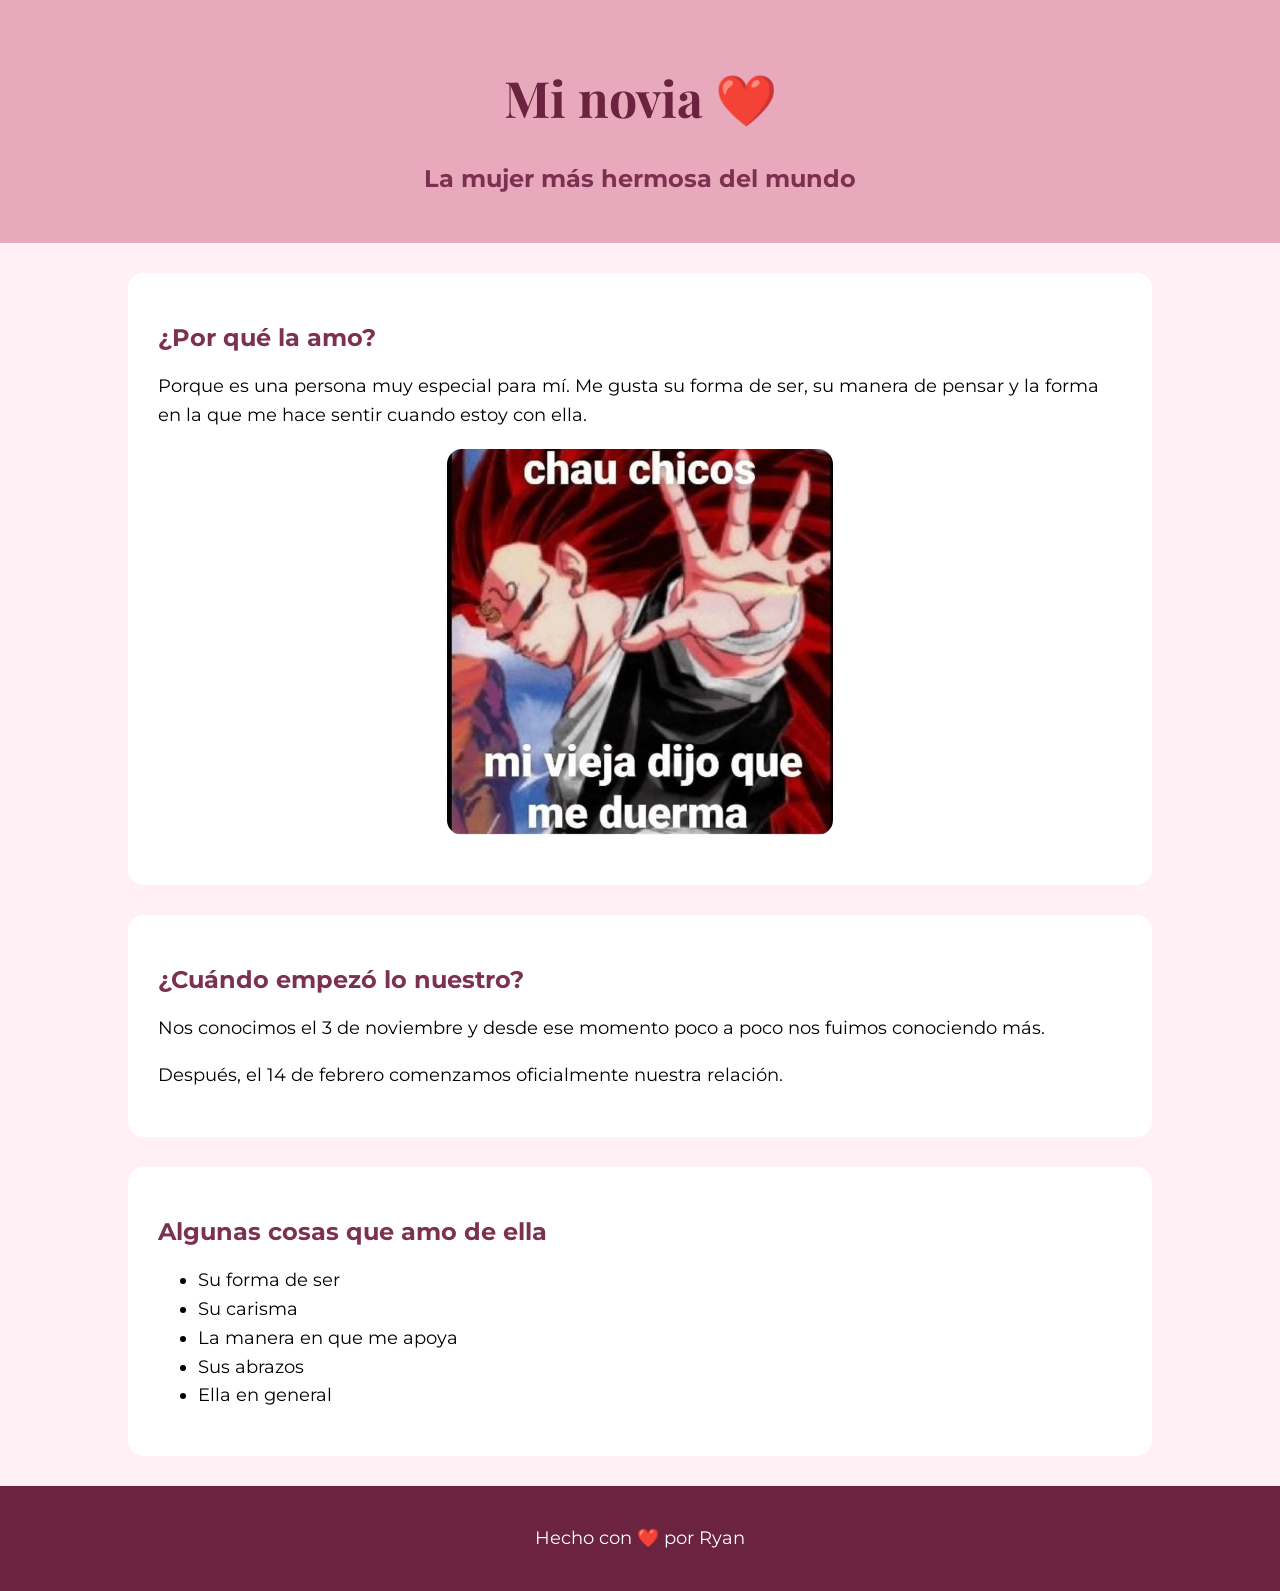
<file: index.html>
<!DOCTYPE html>
<html lang="es">

<head>
    <meta charset="UTF-8">
    <meta name="viewport" content="width=device-width, initial-scale=1.0">
    <meta name="author" content="Ryan">
    <meta name="description" content="Página sobre mi novia y nuestra historia">

    <link rel="stylesheet" href="style.css">

    <link href="https://fonts.googleapis.com/css2?family=Montserrat&family=Playfair+Display:wght@600&display=swap"
        rel="stylesheet">

    <title>Mi novia ❤️</title>
</head>

<body>

    <header>
        <h1>Mi novia ❤️</h1>
        <h2>La mujer más hermosa del mundo</h2>
    </header>

    <main>

        <section id="amor">
            <h2>¿Por qué la amo?</h2>

            <p>
                Porque es una persona muy especial para mí.
                Me gusta su forma de ser, su manera de pensar
                y la forma en la que me hace sentir cuando estoy
                con ella.
            </p>

            <img src="img1.jpg" alt="Foto de mi novia">
        </section>

        <section id="historia">

            <h2>¿Cuándo empezó lo nuestro?</h2>

            <p>
                Nos conocimos el 3 de noviembre y desde ese momento
                poco a poco nos fuimos conociendo más.
            </p>

            <p>
                Después, el 14 de febrero comenzamos oficialmente
                nuestra relación.
            </p>

        </section>

        <section>

            <h2>Algunas cosas que amo de ella</h2>

            <ul>
                <li>Su forma de ser</li>
                <li>Su carisma</li>
                <li>La manera en que me apoya</li>
                <li>Sus abrazos</li>
                <li>Ella en general</li>
            </ul>

        </section>

    </main>

    <footer>
        <p>Hecho con ❤️ por Ryan</p>
    </footer>

</body>

</html>
</file>
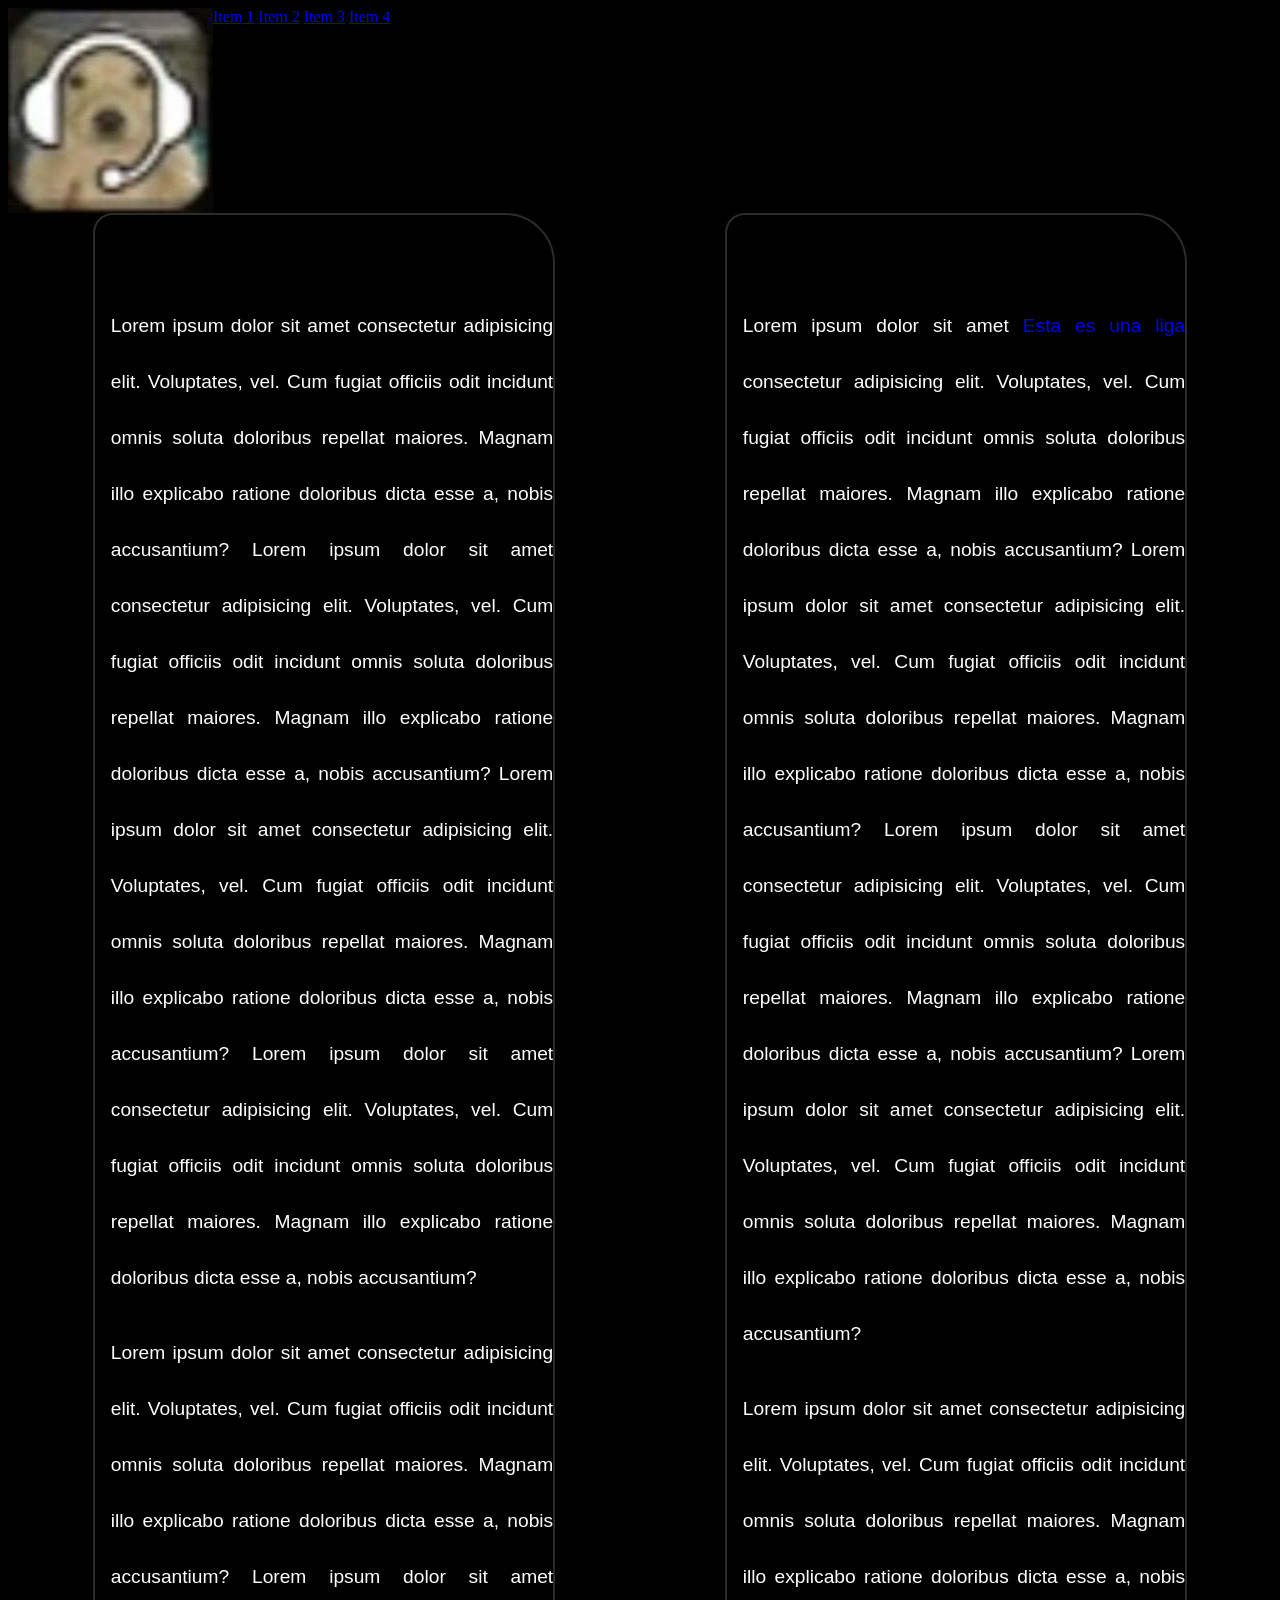
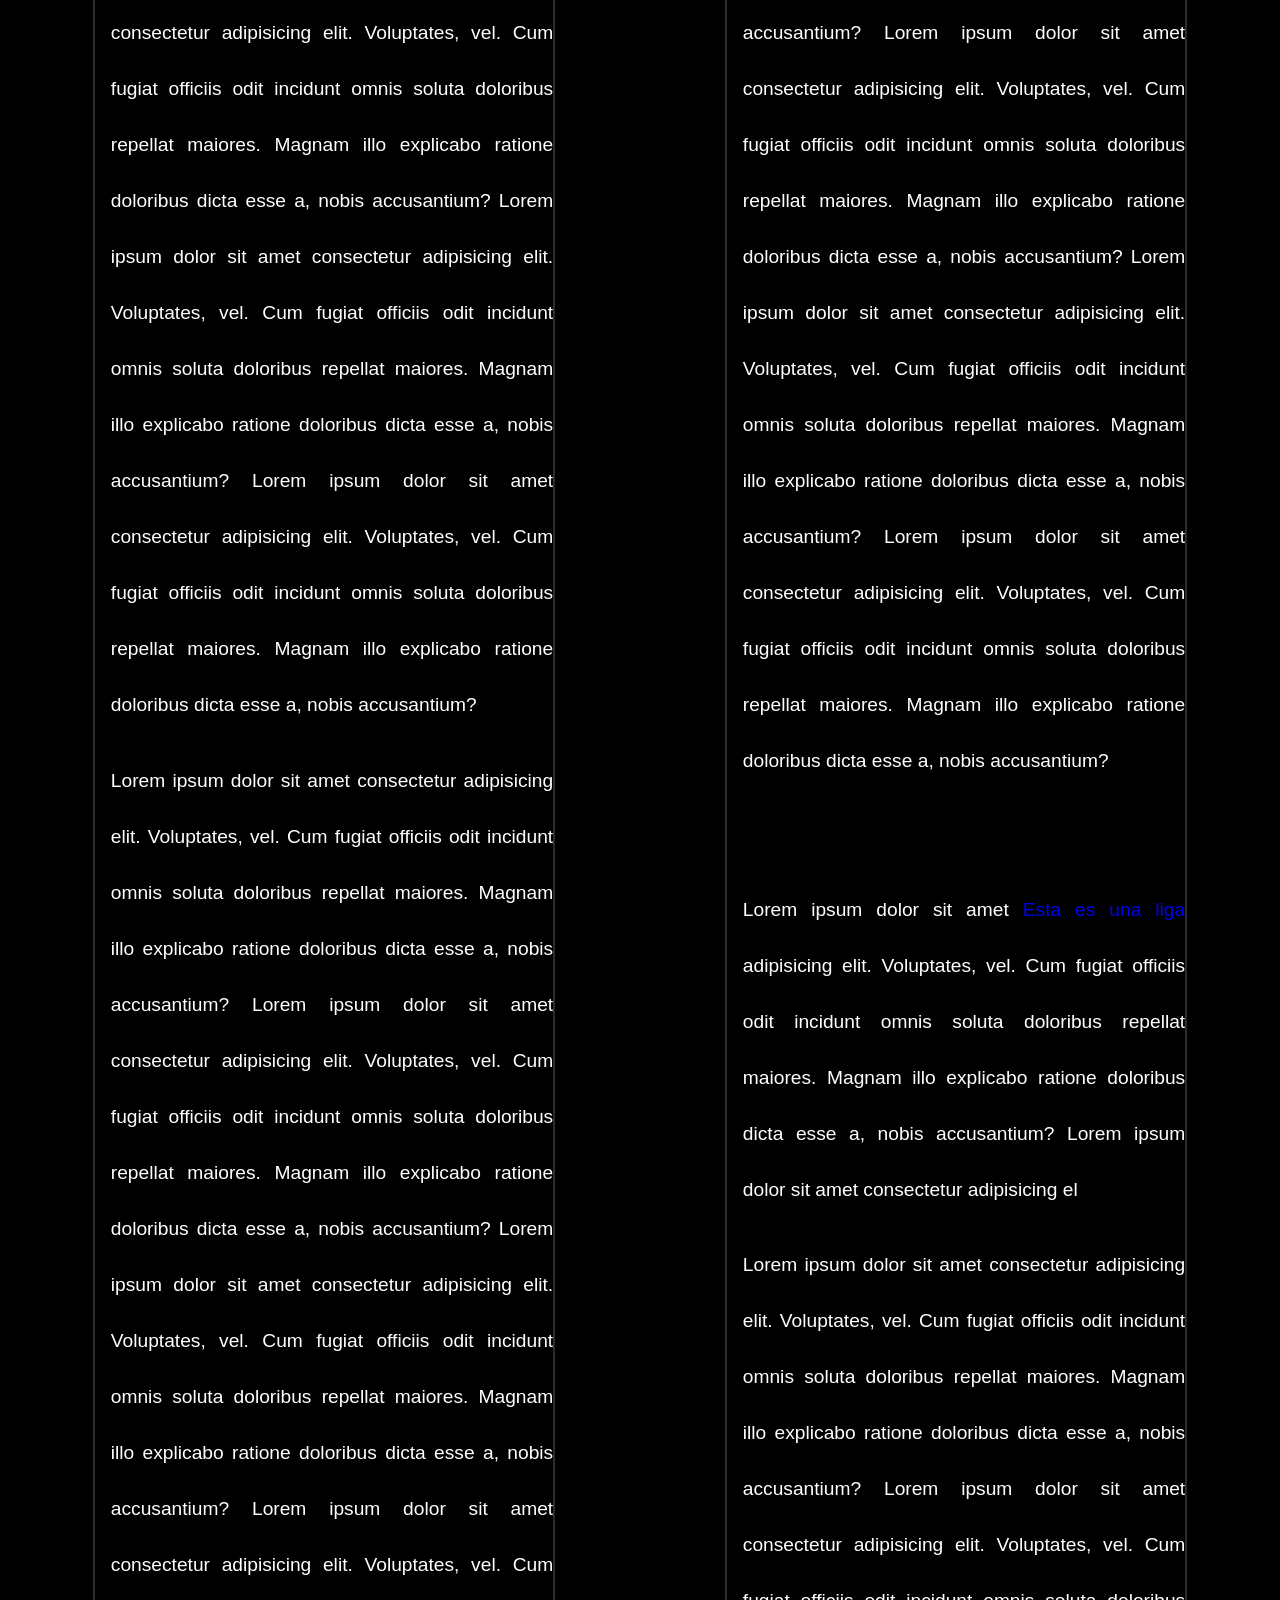
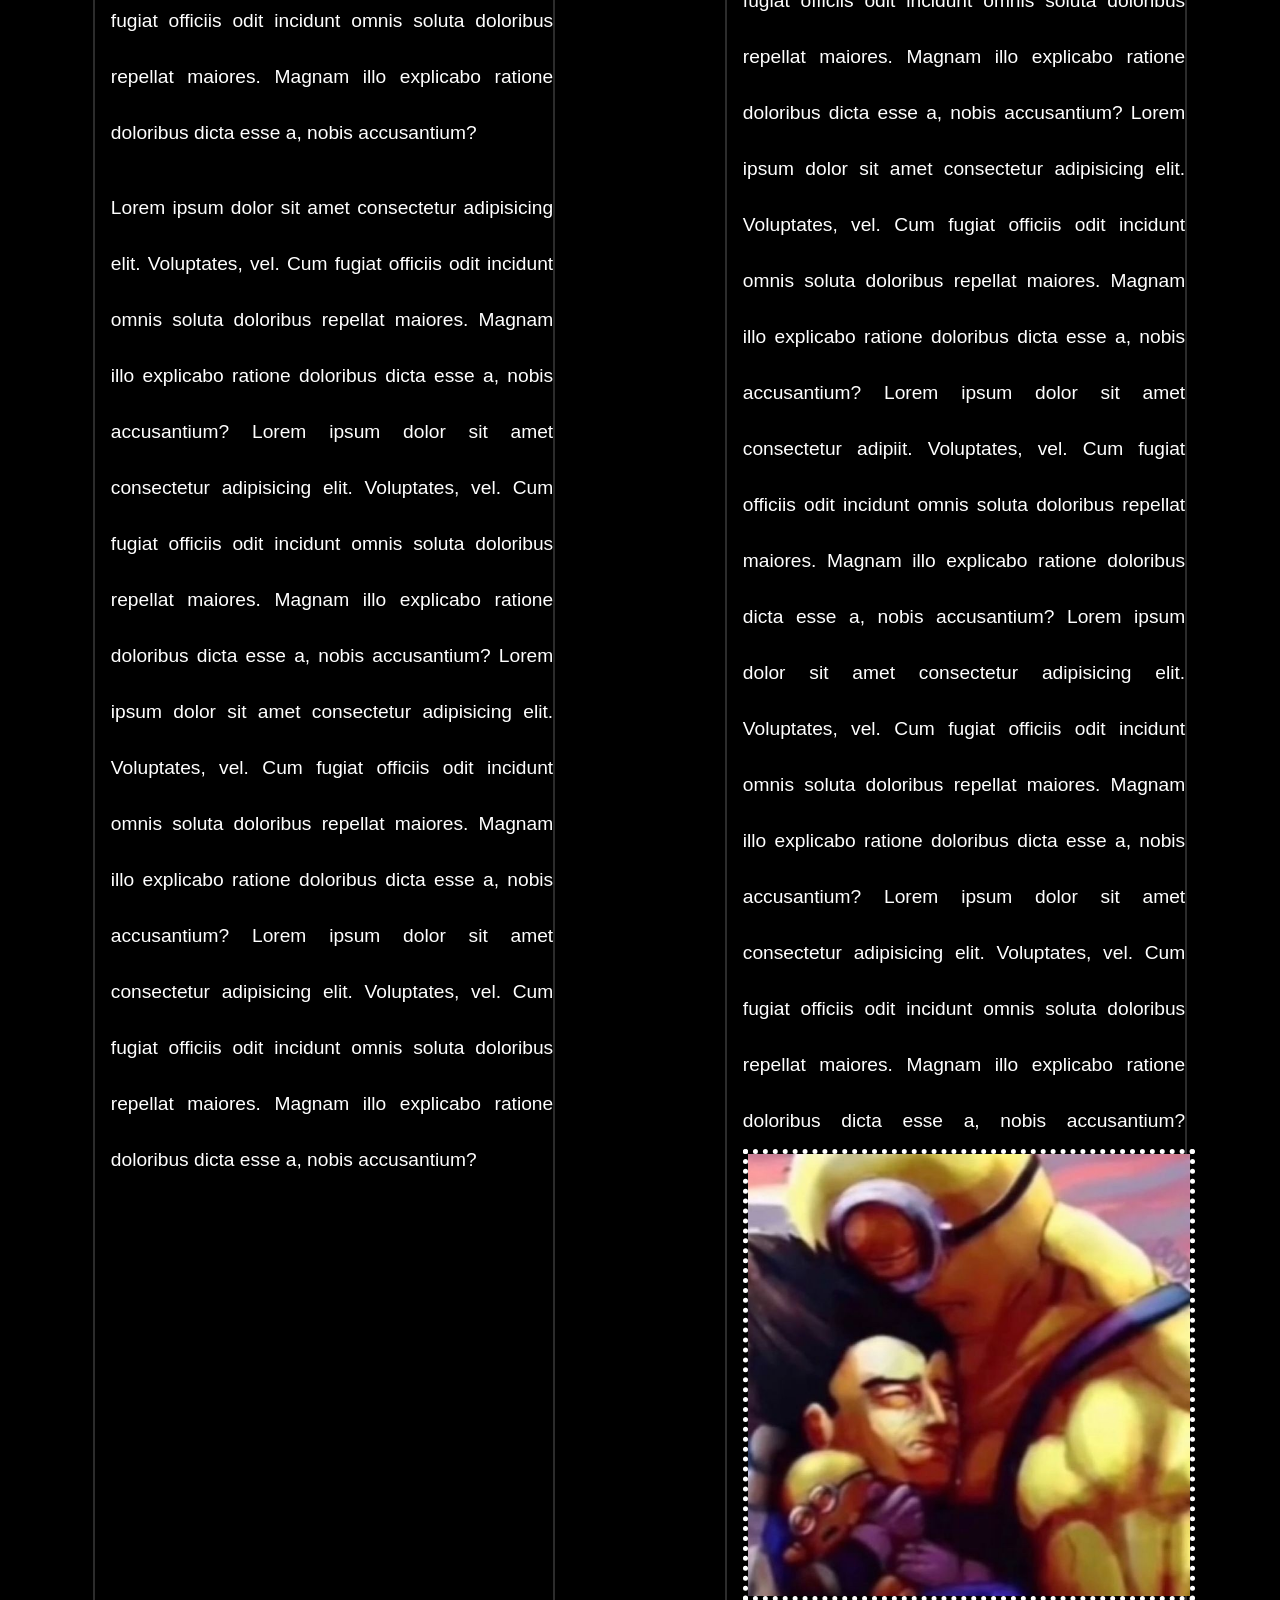
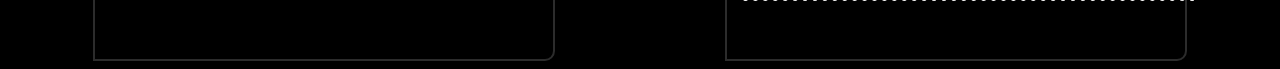
<file: ProyectoUnidad2/index.html>
<!DOCTYPE html>
<html lang="es">
    <head>
        <title></title>
        <meta charset="UTF-8">
        <meta name="viewport" content="width=device-width, initial-scale=1">
        <link href="style.css" rel="stylesheet">
    </head>
    <body>
        <header>
            <img src="./img/audi.jpg" alt="aqui va el logo"/>
            <nav>
                <a href="#">Item 1</a>
                <a href="#">Item 2</a>
                <a href="#">Item 3</a>
                <a href="#">Item 4</a>
            </nav>
        </header>
        <div class="padre">
            <div class="hijo">
                <p>Lorem ipsum dolor sit amet consectetur adipisicing elit. Voluptates, vel. Cum fugiat officiis odit incidunt omnis soluta doloribus repellat maiores. Magnam illo explicabo ratione doloribus dicta esse a, nobis accusantium?
                    Lorem ipsum dolor sit amet consectetur adipisicing elit. Voluptates, vel. Cum fugiat officiis odit incidunt omnis soluta doloribus repellat maiores. Magnam illo explicabo ratione doloribus dicta esse a, nobis accusantium?
                    Lorem ipsum dolor sit amet consectetur adipisicing elit. Voluptates, vel. Cum fugiat officiis odit incidunt omnis soluta doloribus repellat maiores. Magnam illo explicabo ratione doloribus dicta esse a, nobis accusantium?
                    Lorem ipsum dolor sit amet consectetur adipisicing elit. Voluptates, vel. Cum fugiat officiis odit incidunt omnis soluta doloribus repellat maiores. Magnam illo explicabo ratione doloribus dicta esse a, nobis accusantium?
                </p>
                <p>Lorem ipsum dolor sit amet consectetur adipisicing elit. Voluptates, vel. Cum fugiat officiis odit incidunt omnis soluta doloribus repellat maiores. Magnam illo explicabo ratione doloribus dicta esse a, nobis accusantium?
                    Lorem ipsum dolor sit amet consectetur adipisicing elit. Voluptates, vel. Cum fugiat officiis odit incidunt omnis soluta doloribus repellat maiores. Magnam illo explicabo ratione doloribus dicta esse a, nobis accusantium?
                    Lorem ipsum dolor sit amet consectetur adipisicing elit. Voluptates, vel. Cum fugiat officiis odit incidunt omnis soluta doloribus repellat maiores. Magnam illo explicabo ratione doloribus dicta esse a, nobis accusantium?
                    Lorem ipsum dolor sit amet consectetur adipisicing elit. Voluptates, vel. Cum fugiat officiis odit incidunt omnis soluta doloribus repellat maiores. Magnam illo explicabo ratione doloribus dicta esse a, nobis accusantium?
                </p>
                <p>Lorem ipsum dolor sit amet consectetur adipisicing elit. Voluptates, vel. Cum fugiat officiis odit incidunt omnis soluta doloribus repellat maiores. Magnam illo explicabo ratione doloribus dicta esse a, nobis accusantium?
                    Lorem ipsum dolor sit amet consectetur adipisicing elit. Voluptates, vel. Cum fugiat officiis odit incidunt omnis soluta doloribus repellat maiores. Magnam illo explicabo ratione doloribus dicta esse a, nobis accusantium?
                    Lorem ipsum dolor sit amet consectetur adipisicing elit. Voluptates, vel. Cum fugiat officiis odit incidunt omnis soluta doloribus repellat maiores. Magnam illo explicabo ratione doloribus dicta esse a, nobis accusantium?
                    Lorem ipsum dolor sit amet consectetur adipisicing elit. Voluptates, vel. Cum fugiat officiis odit incidunt omnis soluta doloribus repellat maiores. Magnam illo explicabo ratione doloribus dicta esse a, nobis accusantium?
                </p>
                <p>Lorem ipsum dolor sit amet consectetur adipisicing elit. Voluptates, vel. Cum fugiat officiis odit incidunt omnis soluta doloribus repellat maiores. Magnam illo explicabo ratione doloribus dicta esse a, nobis accusantium?
                    Lorem ipsum dolor sit amet consectetur adipisicing elit. Voluptates, vel. Cum fugiat officiis odit incidunt omnis soluta doloribus repellat maiores. Magnam illo explicabo ratione doloribus dicta esse a, nobis accusantium?
                    Lorem ipsum dolor sit amet consectetur adipisicing elit. Voluptates, vel. Cum fugiat officiis odit incidunt omnis soluta doloribus repellat maiores. Magnam illo explicabo ratione doloribus dicta esse a, nobis accusantium?
                    Lorem ipsum dolor sit amet consectetur adipisicing elit. Voluptates, vel. Cum fugiat officiis odit incidunt omnis soluta doloribus repellat maiores. Magnam illo explicabo ratione doloribus dicta esse a, nobis accusantium?
                </p>
            </div>
            <div class="hijo">
                <p>Lorem ipsum dolor sit amet <a href="#">Esta es una liga</a> consectetur adipisicing elit. Voluptates, vel. Cum fugiat officiis odit incidunt omnis soluta doloribus repellat maiores. Magnam illo explicabo ratione doloribus dicta esse a, nobis accusantium?
                    Lorem ipsum dolor sit amet consectetur adipisicing elit. Voluptates, vel. Cum fugiat officiis odit incidunt omnis soluta doloribus repellat maiores. Magnam illo explicabo ratione doloribus dicta esse a, nobis accusantium?
                    Lorem ipsum dolor sit amet consectetur adipisicing elit. Voluptates, vel. Cum fugiat officiis odit incidunt omnis soluta doloribus repellat maiores. Magnam illo explicabo ratione doloribus dicta esse a, nobis accusantium?
                    Lorem ipsum dolor sit amet consectetur adipisicing elit. Voluptates, vel. Cum fugiat officiis odit incidunt omnis soluta doloribus repellat maiores. Magnam illo explicabo ratione doloribus dicta esse a, nobis accusantium?
                </p>
                <p>Lorem ipsum dolor sit amet consectetur adipisicing elit. Voluptates, vel. Cum fugiat officiis odit incidunt omnis soluta doloribus repellat maiores. Magnam illo explicabo ratione doloribus dicta esse a, nobis accusantium?
                    Lorem ipsum dolor sit amet consectetur adipisicing elit. Voluptates, vel. Cum fugiat officiis odit incidunt omnis soluta doloribus repellat maiores. Magnam illo explicabo ratione doloribus dicta esse a, nobis accusantium?
                    Lorem ipsum dolor sit amet consectetur adipisicing elit. Voluptates, vel. Cum fugiat officiis odit incidunt omnis soluta doloribus repellat maiores. Magnam illo explicabo ratione doloribus dicta esse a, nobis accusantium?
                    Lorem ipsum dolor sit amet consectetur adipisicing elit. Voluptates, vel. Cum fugiat officiis odit incidunt omnis soluta doloribus repellat maiores. Magnam illo explicabo ratione doloribus dicta esse a, nobis accusantium?
                </p>sicing elit. Voluptates, vel. Cum fugiat officiis odit incidunt omnis soluta doloribus repellat maiores. Magnam illo explicabo ratione doloribus dicta esse a, nobis accusantium?
                </p>
                <p>Lorem ipsum dolor sit amet <a href="#" class="enlace">Esta es una liga</a>  adipisicing elit. Voluptates, vel. Cum fugiat officiis odit incidunt omnis soluta doloribus repellat maiores. Magnam illo explicabo ratione doloribus dicta esse a, nobis accusantium?
                    Lorem ipsum dolor sit amet consectetur adipisicing el
                <p>Lorem ipsum dolor sit amet consectetur adipisicing elit. Voluptates, vel. Cum fugiat officiis odit incidunt omnis soluta doloribus repellat maiores. Magnam illo explicabo ratione doloribus dicta esse a, nobis accusantium?
                    Lorem ipsum dolor sit amet consectetur adipisicing elit. Voluptates, vel. Cum fugiat officiis odit incidunt omnis soluta doloribus repellat maiores. Magnam illo explicabo ratione doloribus dicta esse a, nobis accusantium?
                    Lorem ipsum dolor sit amet consectetur adipisicing elit. Voluptates, vel. Cum fugiat officiis odit incidunt omnis soluta doloribus repellat maiores. Magnam illo explicabo ratione doloribus dicta esse a, nobis accusantium?
                    Lorem ipsum dolor sit amet consectetur adipiit. Voluptates, vel. Cum fugiat officiis odit incidunt omnis soluta doloribus repellat maiores. Magnam illo explicabo ratione doloribus dicta esse a, nobis accusantium?
                    Lorem ipsum dolor sit amet consectetur adipisicing elit. Voluptates, vel. Cum fugiat officiis odit incidunt omnis soluta doloribus repellat maiores. Magnam illo explicabo ratione doloribus dicta esse a, nobis accusantium?
                    Lorem ipsum dolor sit amet consectetur adipisicing elit. Voluptates, vel. Cum fugiat officiis odit incidunt omnis soluta doloribus repellat maiores. Magnam illo explicabo ratione doloribus dicta esse a, nobis accusantium?
                    <img src="./img/mini.jpg"/>
                </p>
            </div>
        </div>
    
    </body>
</html>
</file>
<file: style.css>
body {
    background-color: #fff0f5;
    font-family: "Montserrat", Arial, sans-serif;
    margin: 0;
}

header {
    background-color: #e9a9bd;
    text-align: center;
    padding: 30px;
}

h1 {
    color: #6b2340;
    font-family: "Playfair Display", serif;
    font-size: 50px;
}

h2 {
    color: #7d3150;
}

nav a {
    color: #6b2340;
    text-decoration: none;
    margin: 10px;
}

main {
    width: 80%;
    margin: auto;
}

section {
    background-color: white;
    margin: 30px 0;
    padding: 30px;
    border-radius: 15px;
}

p, li {
    font-size: 18px;
    line-height: 1.6;
}

img {
    width: 40%;
    max-width: 400px;
    display: block;
    margin: 20px auto;
    border-radius: 15px;
}

footer {
    background-color: #6b2340;
    color: white;
    text-align: center;
    padding: 20px;
}
</file>
<file: ProyectoUnidad2/style.css>
body{
    background-color: rgb(0, 0, 0);
}

header{
    display: flex;
}

.padre{
    display: flex;
    justify-content: space-around;
    flex-wrap: wrap;
}

.hijo{
    width: 35%;
    border-top-left-radius: 20px;
    border-top-right-radius: 50px;
    border-bottom-left-radius: 0px;
    border-bottom-right-radius: 10px;
    border: 2px solid #2c2c2c;
    padding-left: 1rem;
    padding-right: 0rem;
    padding-bottom: 1rem;
    padding-top: 4rem;
}

.hijo img{
    width: 100%;
    border: 5px dotted #ffffff;
}

.hijo h2{
    text-align: center;
    font-size: 2.5rem;
    margin-bottom: 1rem;
}

.hijo p{
    text-align: justify;
    font-size: 1.2rem;
    line-height: 3.5rem;
    color: #ffffff;
    font-family: 'Lucida Sans', 'Lucida Sans Regular', 'Lucida Grande', 'Lucida Sans Unicode', Geneva, Verdana, sans-serif;
}

.hijo a {
    cursor: pointer;
    text-decoration: none;

}

.hijo a:hover{
    color: #ffffff;
    text-decoration: underline;
}

.hijo h2:first-child{
    color: rgb(44, 13, 13);
    font-size: 6rem;
}

.hijo h2:nth-child{
    color: rgb(49, 32, 49);
    font-size: 6rem;
    letter-spacing: 4px;
    word-spacing: 15px;
}

.hijo:hover{
    transition: 1.5s;
    border-color: rgb(223, 104, 193);
}
</file>
